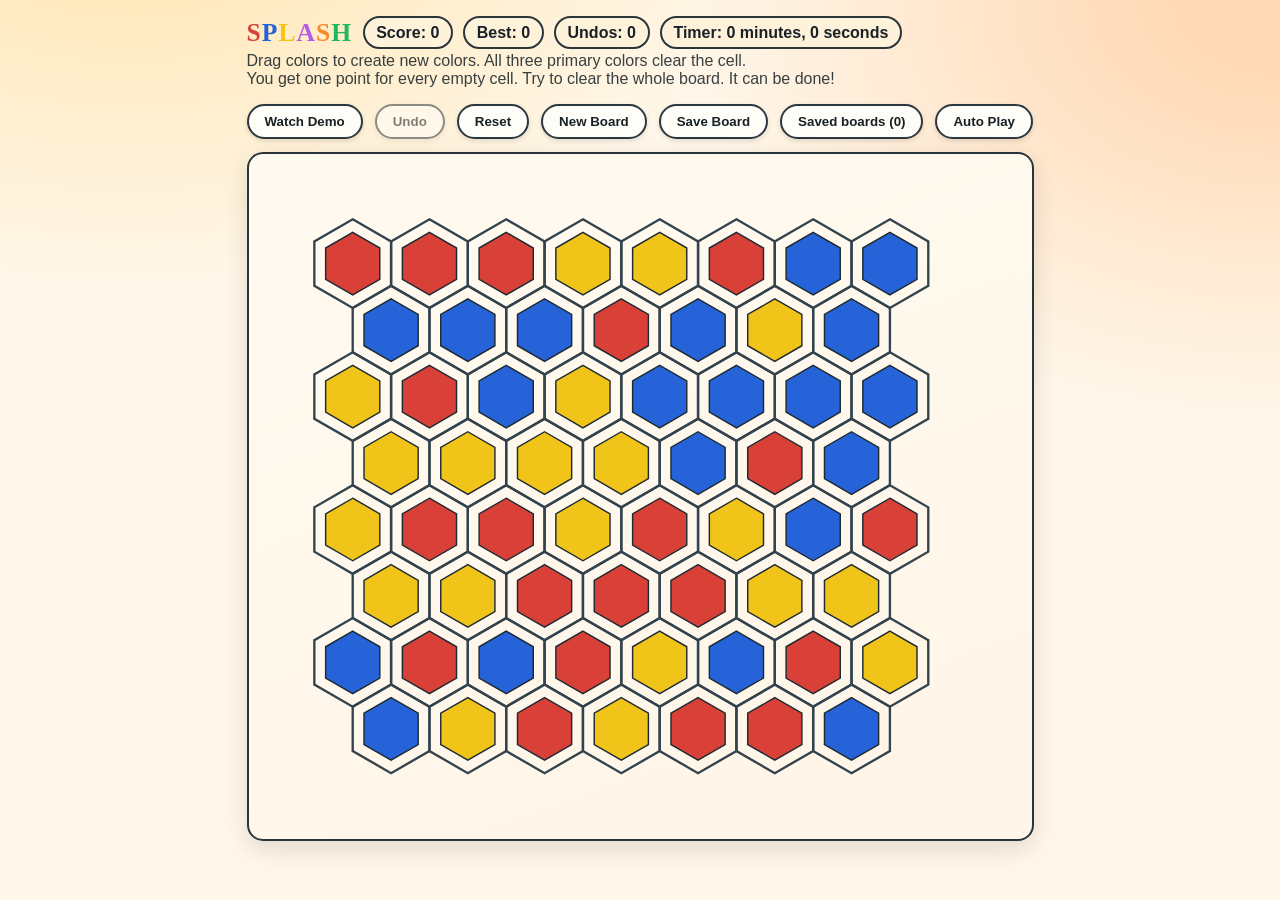
<file: index.html>
<!doctype html>
<html lang="en">
  <head>
    <meta charset="UTF-8" />
    <meta name="viewport" content="width=device-width, initial-scale=1.0" />
    <title>Splash</title>
    <link rel="stylesheet" href="styles.css?v=20261020-beam-v1" />
  </head>
  <body>
    <main class="app">
      <section id="landing-screen" class="screen landing-screen">
        <header class="topbar landing-topbar">
          <div class="title-block">
            <h1 class="splash-word" aria-label="SPLASH" style='font-family: "Comic Sans MS", "Comic Sans", cursive;'>
              <span class="splash-letter" style="color: #d94037;">S</span><span class="splash-letter" style="color: #2763d8;">P</span><span class="splash-letter" style="color: #f0c419;">L</span><span class="splash-letter" style="color: #b45be7;">A</span><span class="splash-letter" style="color: #f68b2d;">S</span><span class="splash-letter" style="color: #1fb85f;">H</span>
            </h1>
            <p class="subtitle">Drag colors to create new colors. All three primary colors clear the cell.<br />You get one point for every empty cell. Try to clear the whole board. It can be done!</p>
          </div>
          <div class="hero-actions landing-actions">
            <button id="landing-demo-btn" type="button">Watch Demo</button>
          </div>
        </header>

        <section class="board-wrap" aria-label="Colors board preview">
          <svg id="landing-board" role="img" aria-label="Hex board preview"></svg>
        </section>
      </section>

      <section id="instructions-screen" class="screen instructions-screen hidden">
        <div class="panel instructions-panel">
          <h2>How Colors Works</h2>
          <p>Move a tile from one blob onto a tile in a linked, mixable blob to score and transform the board.</p>
          <ul>
            <li>Primary colors are red, blue, and yellow.</li>
            <li>Mixing two different neighboring primary tiles creates a mixed color.</li>
            <li>White tiles add to the score and can never be landed on.</li>
            <li>Legal moves start in one blob and land on a tile in an edge-linked, mixable blob.</li>
          </ul>
          <div class="hero-actions">
            <button id="instructions-demo-btn" type="button">Watch Demo</button>
            <button id="instructions-exit-btn" type="button">Exit</button>
          </div>
        </div>
      </section>

      <section id="game-screen" class="screen game-screen hidden">
        <div class="game-shell">
          <header class="topbar">
            <div class="title-block">
              <div class="title-row">
                <h2 class="splash-word" aria-label="SPLASH" style='font-family: "Comic Sans MS", "Comic Sans", cursive;'>
                  <span class="splash-letter" style="color: #d94037;">S</span><span class="splash-letter" style="color: #2763d8;">P</span><span class="splash-letter" style="color: #f0c419;">L</span><span class="splash-letter" style="color: #b45be7;">A</span><span class="splash-letter" style="color: #f68b2d;">S</span><span class="splash-letter" style="color: #1fb85f;">H</span>
                </h2>
                <p class="demo-word" aria-label="DEMO" style='font-family: "Comic Sans MS", "Comic Sans", cursive;'>
                  <span class="splash-letter" style="color: #d94037;">D</span><span class="splash-letter" style="color: #2763d8;">E</span><span class="splash-letter" style="color: #f0c419;">M</span><span class="splash-letter" style="color: #b45be7;">O</span>
                </p>
                <p class="score-pill">Score: <span id="score-value">0</span></p>
                <p class="score-pill">Best: <span id="best-score-value">0</span></p>
                <p class="score-pill">Undos: <span id="undo-count-value">0</span></p>
                <p class="score-pill">Timer: <span id="board-timer-value">0 minutes, 0 seconds</span></p>
              </div>
              <p id="game-subtitle" class="subtitle">Drag colors to create new colors. All three primary colors clear the cell.<br />You get one point for every empty cell. Try to clear the whole board. It can be done!</p>
            </div>
            <div class="topbar-actions">
              <section
                id="move-error-modal"
                class="move-error hidden"
                role="dialog"
                aria-modal="false"
                aria-live="polite"
                aria-label="Move message"
              >
                <p id="move-error-text" class="move-error-text"></p>
                <div class="move-error-actions">
                  <button id="demo-back-btn" class="hidden" type="button">Back</button>
                  <button id="demo-exit-btn" class="hidden" type="button">Exit</button>
                  <button id="demo-show-btn" class="hidden" type="button">Show me</button>
                  <button id="move-error-ok-btn" type="button">OK</button>
                </div>
              </section>
            </div>
          </header>

          <section class="controls" aria-label="Game controls">
            <button id="play-demo-btn" type="button">Watch Demo</button>
            <button id="analysis-btn" class="hidden" type="button">Analysis</button>
            <button id="undo-btn" type="button">Undo</button>
            <button id="reset-btn" type="button">Reset</button>
            <button id="new-board-btn" type="button">New Board</button>
            <button id="save-board-btn" class="hidden" type="button">Save Board</button>
            <button id="saved-timeouts-btn" class="hidden" type="button">Saved boards</button>
            <button id="auto-play-btn" class="hidden" type="button">Auto Play</button>
            <button id="clear-board-btn" class="hidden" type="button">Clear Board</button>
            <p id="analysis-mix-feedback" class="analysis-mix-feedback hidden" role="status" aria-live="polite"></p>
          </section>
          <section id="auto-play-session" class="auto-play-session hidden" aria-label="Auto Play session">
            <p id="auto-play-status" role="status" aria-live="polite"></p>
            <div class="auto-play-stats">
              <span>Session: <span id="auto-play-elapsed">0 minutes, 0 seconds</span></span>
              <span>Current search: <span id="auto-play-search-elapsed">0.00 seconds</span></span>
              <span>Solved: <span id="auto-play-solved">0</span></span>
              <span title="Longest search computation time for a solved board in this Auto Play session; excludes animation and pauses.">Maximum solve time: <span id="auto-play-max-solve">—</span></span>
              <span>Proved unsolvable: <span id="auto-play-unsolvable">0</span></span>
              <span>Timed out: <span id="auto-play-unknown">0</span></span>
            </div>
          </section>
          <p id="no-moves-notice" class="no-moves-notice hidden" role="status" aria-live="polite">
            There are no legal moves left!
          </p>

          <div class="board-layout">
            <aside id="analysis-palette" class="analysis-palette hidden" aria-label="Analysis palette">
              <button class="analysis-swatch red" data-color="red" type="button" aria-label="Place red tile">
                <span class="analysis-swatch-count">0</span>
              </button>
              <button class="analysis-swatch blue" data-color="blue" type="button" aria-label="Place blue tile">
                <span class="analysis-swatch-count">0</span>
              </button>
              <button class="analysis-swatch yellow" data-color="yellow" type="button" aria-label="Place yellow tile">
                <span class="analysis-swatch-count">0</span>
              </button>
              <button class="analysis-swatch white" data-color="white" type="button" aria-label="Erase tile">
                <span class="analysis-swatch-count">0</span>
              </button>
            </aside>

            <section class="board-wrap" aria-label="Colors board">
              <p id="analysis-board-status" class="analysis-board-status hidden" aria-live="polite">
                <span id="analysis-connectivity-status">Disconnected</span>
                <span id="analysis-balance-status">Balanced</span>
              </p>
              <svg id="board" role="img" aria-label="Hex board"></svg>
            </section>

            <section id="analysis-graph-wrap" class="analysis-graph-wrap hidden" aria-label="Blob graph">
              <p id="analysis-cluster-count" class="analysis-cluster-count" aria-live="polite">Compact clusters: 0 · Linear clusters: 0</p>
              <svg id="analysis-graph" role="img" aria-label="Blob graph"></svg>
            </section>
          </div>
        </div>
      </section>
    </main>

    <dialog id="auto-play-options" aria-labelledby="auto-play-options-title">
      <h2 id="auto-play-options-title">Auto Play</h2>
      <p>Each board gets the selected limit of search computation (animation pauses excluded). Timed-out boards are counted, saved, and skipped; a timeout does not prove a board unsolvable.</p>
      <p><label for="auto-play-timeout">Timeout per board (minutes)</label> <input id="auto-play-timeout" type="number" min="0.01" step="any" value="5" required aria-describedby="auto-play-timeout-help"></p>
      <p id="auto-play-timeout-help">Default: 5 minutes. Enter a positive number; fractional minutes are allowed.</p>
      <fieldset>
        <legend>Display mode</legend>
        <p><label><input id="auto-play-animation" type="radio" name="auto-play-display" value="animate" checked> Animate moves</label></p>
        <p><label><input id="auto-play-no-display" type="radio" name="auto-play-display" value="none"> No display</label></p>
      </fieldset>
      <p>No display shows the original board being solved. The board display updates only when a new board starts.</p>
      <div class="saved-timeout-actions"><button id="auto-play-start" type="button">Start Auto Play</button></div>
      <form method="dialog"><button type="submit">Cancel</button></form>
    </dialog>
    <dialog id="saved-timeouts-dialog" aria-labelledby="saved-timeouts-title">
      <h2 id="saved-timeouts-title">Saved boards</h2>
      <p>Manually saved boards, proven-unsolvable boards, and previously timed-out boards are saved here. Use Save Board to save the currently displayed position. Select a board, then choose Play this board to try solving it yourself. Playing one stops Auto Play. Clear this board removes it from this list.</p>
      <p id="saved-timeouts-storage" role="status"></p>
      <p><button type="button" data-archive-action="open">Open board archive</button> <button type="button" data-archive-action="create">Save boards to new archive</button></p>
      <div id="saved-timeouts-list"></div>
      <div class="saved-timeout-actions">
        <button id="saved-timeout-play" type="button" disabled>Play this board</button>
        <button id="saved-timeout-clear" type="button" disabled>Clear selected boards</button>
      </div>
      <form method="dialog"><button type="submit">Close</button></form>
    </dialog>
    <script src="search.js?v=20261024-resource-beam-v2"></script>
    <script src="app.js?v=20261024-original-board-v1"></script>
  </body>
</html>
</file>
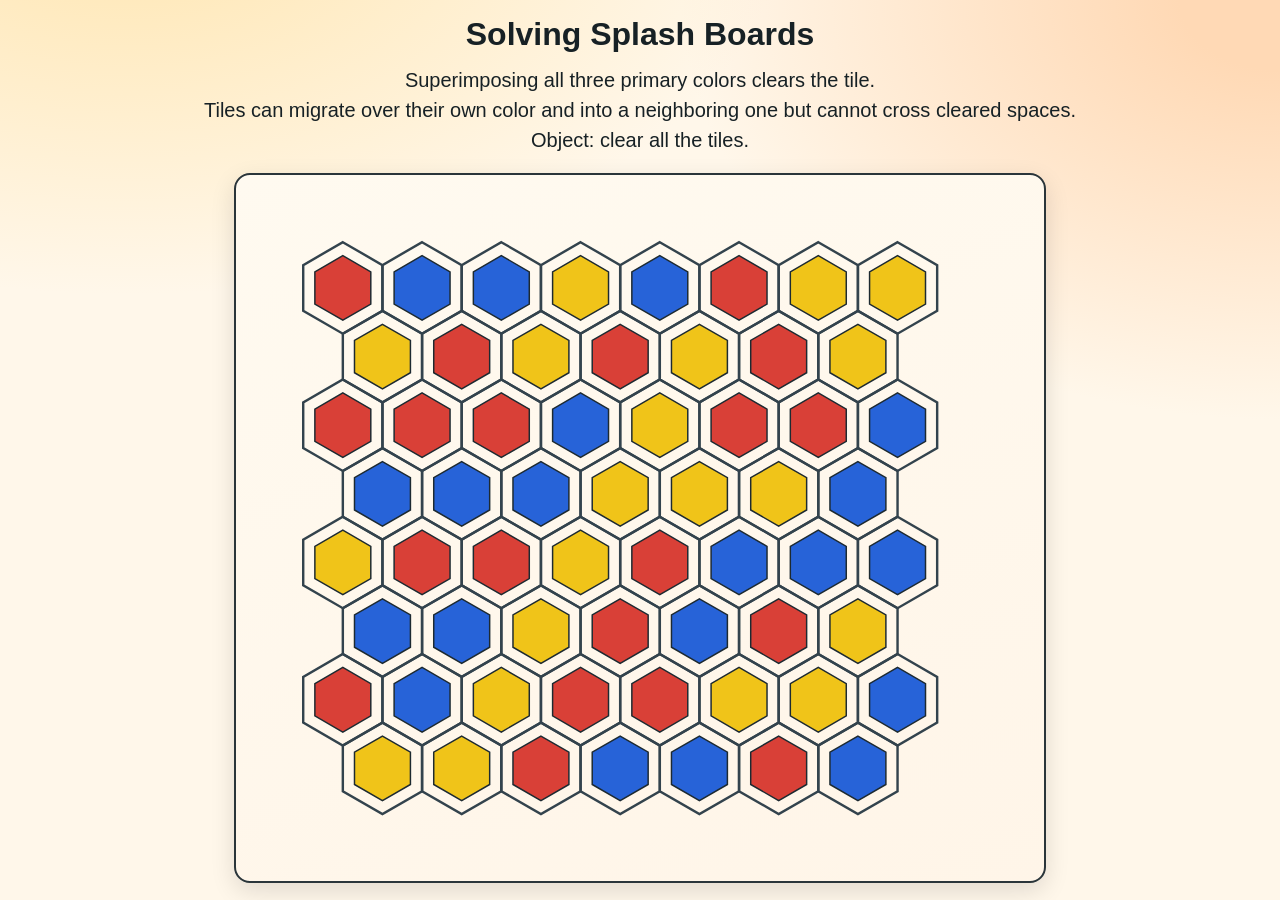
<file: Display/index.html>
<!doctype html>
<html lang="en">
  <head>
    <meta charset="UTF-8" />
    <meta name="viewport" content="width=device-width, initial-scale=1.0" />
    <title>Splash Display</title>
    <link rel="stylesheet" href="../styles.css?v=20261020-beam-v1" />
    <link rel="stylesheet" href="display.css?v=20261029-recorded-v1" />
  </head>
  <body class="display-page">
    <main class="app">
      <h1 class="display-title">Solving Splash Boards</h1>
      <p class="display-subtitle"><span>Superimposing all three primary colors clears the tile.</span> <span>Tiles can migrate over their own color and into a neighboring one but cannot cross cleared spaces.</span> <span>Object: clear all the tiles.</span></p>
      <section class="board-wrap" aria-label="Splash solution playback">
        <svg id="board" role="img" aria-label="Animated Splash board"></svg>
      </section>
      <p id="playback-error" role="alert" hidden></p>
    </main>
    <script src="recordings.js?v=20261029-recorded-v1"></script>
    <script src="display.js?v=20261029-recorded-v1"></script>
  </body>
</html>
</file>
<file: styles.css>
:root {
  --bg: #fff7ea;
  --ink: #172125;
  --card: #fffdf8;
  --line: #2b3840;
  --shadow: rgba(0, 0, 0, 0.12);
  --board-render-width: min(80vw, 690px, calc((100vh - 300px) * 1.14));
  --game-board-render-width: var(--board-render-width);
  --board-shell-width: calc(var(--game-board-render-width) + 1rem + 4px);

  --red: #d94037;
  --blue: #2763d8;
  --yellow: #f0c419;
  --purple: #b45be7;
  --green: #1fb85f;
  --orange: #f68b2d;
  --white: #ffffff;
}

* {
  box-sizing: border-box;
}

html,
body {
  margin: 0;
  min-height: 100%;
}

body {
  font-family: "Trebuchet MS", "Segoe UI", sans-serif;
  background:
    radial-gradient(1200px 700px at 10% -10%, #ffe9bb 10%, transparent 55%),
    radial-gradient(1000px 700px at 100% 0%, #ffd9b5 10%, transparent 60%),
    var(--bg);
  color: var(--ink);
}

.app {
  max-width: 1000px;
  margin: 0 auto;
  padding: 1rem 1rem 2rem;
}

.app:has(.game-screen.analysis-mode:not(.hidden)) {
  max-width: none;
}

.hidden {
  display: none !important;
}

.screen.hidden {
  display: none;
}

.panel {
  background: linear-gradient(160deg, #fffaf0, #fff5e8);
  border: 2px solid #2a353a;
  border-radius: 18px;
  padding: 1.1rem 1.1rem 1.2rem;
  box-shadow: 0 8px 24px var(--shadow);
}

.landing-screen h1,
.instructions-panel h2 {
  margin: 0;
  font-size: clamp(1.6rem, 2.2vw, 2.2rem);
  letter-spacing: 0.04em;
}

.hero-copy {
  margin: 0.55rem 0 0;
  max-width: 48ch;
  line-height: 1.45;
}

.instructions-panel p {
  margin: 0.6rem 0 0;
  line-height: 1.4;
}

.instructions-panel ul {
  margin: 0.6rem 0 0;
  padding-left: 1.1rem;
  line-height: 1.4;
}

.hero-actions {
  display: flex;
  flex-wrap: wrap;
  gap: 0.7rem;
  margin-top: 0.95rem;
}

.landing-screen {
  display: flex;
  flex-direction: column;
  gap: 0.85rem;
}

.landing-topbar {
  align-items: center;
}

.landing-actions {
  margin-top: 0;
  justify-content: flex-end;
}

.topbar {
  display: flex;
  align-items: flex-start;
  justify-content: space-between;
  gap: 1rem;
}

.game-screen {
  text-align: left;
}

.game-screen:not(.analysis-mode):not(.demo-mode) .topbar {
  display: block;
  position: relative;
}

.game-screen:not(.analysis-mode):not(.demo-mode) .topbar-actions {
  position: absolute;
  top: 0;
  right: 0;
}

.game-screen:not(.analysis-mode):not(.demo-mode) .title-block {
  width: var(--board-shell-width);
  max-width: 100%;
}

.game-shell {
  width: var(--board-shell-width);
  max-width: 100%;
  margin: 0 auto;
}

.title-block {
  min-width: 0;
  flex: 1 1 auto;
}

.title-row {
  display: flex;
  align-items: center;
  gap: 0.65rem;
  flex-wrap: wrap;
}

.title-block h2 {
  margin: 0;
  font-size: clamp(1.45rem, 2vw, 2rem);
  letter-spacing: 0.04em;
}

.title-block .splash-word {
  font-family: "Comic Sans MS", "Comic Sans", cursive;
  font-weight: 700;
  line-height: 1;
}

.title-block .splash-letter {
  display: inline-block;
}

.demo-word {
  display: none;
  margin: 0.08rem 0 0;
  font-size: clamp(1rem, 1.35vw, 1.32rem);
  font-weight: 700;
  line-height: 1;
  letter-spacing: 0.04em;
}

.game-screen.demo-mode .demo-word {
  display: block;
}

.title-block .splash-letter:nth-child(1) { color: var(--red); }
.title-block .splash-letter:nth-child(2) { color: var(--blue); }
.title-block .splash-letter:nth-child(3) { color: var(--yellow); }
.title-block .splash-letter:nth-child(4) { color: var(--purple); }
.title-block .splash-letter:nth-child(5) { color: var(--orange); }
.title-block .splash-letter:nth-child(6) { color: var(--green); }

.subtitle {
  margin: 0.2rem 0 0;
  opacity: 0.85;
}

.game-screen .subtitle {
  width: var(--board-shell-width);
  max-width: 100%;
}

.score-pill {
  margin: 0;
  width: fit-content;
  padding: 0.35rem 0.72rem;
  border: 2px solid #2a353a;
  border-radius: 999px;
  background: #fff2db;
  font-weight: 700;
}

.topbar-actions {
  flex: 0 1 430px;
  display: flex;
  flex-direction: column;
  align-items: flex-end;
  gap: 0.5rem;
  max-width: 430px;
}

.game-screen.analysis-mode .topbar {
  align-items: stretch;
}

.game-screen.analysis-mode {
  --board-render-width: min(760px, calc((100vh - 190px) * 1.14));
}

.game-screen.analysis-mode .game-shell {
  width: min(calc(100vw - 2rem), calc(var(--board-shell-width) * 2 + 94px));
  max-width: none;
}

.game-screen.analysis-mode .board-layout {
  display: grid;
  grid-template-columns: auto var(--board-shell-width) var(--board-shell-width);
  align-items: start;
  justify-content: space-between;
  gap: 0.35rem;
  width: 100%;
}

.game-screen.analysis-mode #analysis-graph {
  width: 100%;
  max-width: 100%;
}

.game-screen.analysis-mode .analysis-graph-wrap {
  width: var(--board-shell-width);
}

.game-screen.analysis-mode .topbar-actions {
  display: none;
}

.game-screen.analysis-mode .title-block {
  flex: 1 1 100%;
}

.game-screen.analysis-mode .subtitle {
  max-width: none;
}

.game-screen.analysis-mode .score-pill {
  display: none;
}

.move-error {
  border: 2px solid #9f2d28;
  border-radius: 12px;
  background: #fff2ee;
  padding: 0.6rem 0.75rem;
  box-shadow: 0 3px 10px var(--shadow);
  width: min(430px, 100%);
}

.move-error.hidden {
  display: none;
}

.move-error-text {
  margin: 0 0 0.45rem;
  font-size: 0.94rem;
  line-height: 1.35;
}

.move-error-actions {
  display: grid;
  grid-template-columns: 1fr auto auto 1fr;
  align-items: center;
  gap: 0.55rem;
  width: 100%;
}

#demo-back-btn {
  justify-self: start;
}

#demo-exit-btn {
  justify-self: center;
  grid-column: 2;
}

#demo-show-btn {
  justify-self: center;
  grid-column: 3;
  transform: translateX(15px);
}

#move-error-ok-btn {
  justify-self: end;
  grid-column: 4;
}

.move-error button {
  border-color: #7d2622;
  padding: 0.35rem 0.9rem;
}


.controls {
  display: flex;
  gap: 0.75rem;
  margin: 1rem 0 0.8rem;
  flex-wrap: wrap;
}

.controls #analysis-btn.active {
  background: #ffe2b6;
}

.analysis-mix-feedback {
  margin: 0;
  align-self: center;
  color: #8d2a22;
  font-size: 0.95rem;
  font-weight: 700;
  line-height: 1.25;
}

.no-moves-notice {
  margin: 0.1rem 0 0.75rem;
  color: #c32020;
  font-size: 20px;
  font-weight: 700;
  line-height: 1.2;
  text-align: center;
}

.board-layout {
  display: flex;
  align-items: flex-start;
  justify-content: center;
  gap: 0.65rem;
}

.analysis-palette {
  display: flex;
  flex-direction: column;
  gap: 0.55rem;
  padding-top: 0.45rem;
}

.analysis-graph-wrap {
  background: linear-gradient(160deg, #fffaf0, #fff5e8);
  border: 2px solid #2a353a;
  border-radius: 16px;
  padding: 0.4rem;
  box-shadow: 0 8px 24px var(--shadow);
  overflow: hidden;
  display: flex;
  flex-direction: column;
}

.analysis-cluster-count {
  flex: 0 0 auto;
  margin: 0.15rem 0 0.35rem;
  color: var(--ink);
  font-size: 1rem;
  font-weight: 800;
  line-height: 1.2;
  text-align: center;
}

#analysis-graph {
  flex: 1 1 auto;
  min-height: 0;
}

#analysis-graph {
  display: block;
  width: 100%;
  max-width: 100%;
  height: 100%;
  overflow: hidden;
}

.analysis-swatch {
  width: 58px;
  height: 58px;
  display: flex;
  align-items: center;
  justify-content: center;
  border-radius: 0;
  border: 2px solid #1d2a31;
  box-shadow: 0 2px 5px var(--shadow);
  clip-path: polygon(50% 0%, 93% 25%, 93% 75%, 50% 100%, 7% 75%, 7% 25%);
  padding: 0;
}

.analysis-swatch-count {
  color: #ffffff;
  font-size: 24px;
  font-weight: 700;
  line-height: 1;
  text-shadow:
    0 0 1px #0f1a20,
    0 1px 0 #0f1a20;
  pointer-events: none;
  user-select: none;
}

.analysis-swatch.red {
  background: var(--red);
}

.analysis-swatch.blue {
  background: var(--blue);
}

.analysis-swatch.yellow {
  background: var(--yellow);
}

.analysis-swatch.white {
  background: var(--white);
}

.analysis-swatch.white .analysis-swatch-count {
  color: var(--ink);
  text-shadow: none;
}

.analysis-swatch.selected {
  border-color: #ffffff;
  box-shadow:
    0 0 0 2px #152128,
    0 2px 5px var(--shadow);
}

.analysis-swatch.limit-reached,
.analysis-swatch:disabled {
  opacity: 0.65;
  cursor: not-allowed;
}

.graph-edge {
  stroke: #25363f;
  stroke-width: 2.4;
  opacity: 0.95;
}

.graph-edge-label {
  font-size: 15px;
  font-weight: 800;
  stroke: #fffdf8;
  stroke-width: 3px;
  paint-order: stroke fill;
  text-anchor: middle;
  dominant-baseline: central;
  pointer-events: none;
}

.graph-node .node-circle {
  stroke: #152128;
  stroke-width: 2;
  cursor: grab;
}

.graph-node.selected .node-circle {
  stroke: #111;
  stroke-width: 4;
  animation: selection-border-blink 0.333s steps(1, end) 1;
}

.graph-node .node-label {
  font-size: 24px;
  font-weight: 700;
  fill: #ffffff;
  stroke: #0f1a20;
  stroke-width: 0.85;
  paint-order: stroke fill;
  text-anchor: middle;
  dominant-baseline: central;
  pointer-events: none;
}

button {
  border: 2px solid var(--line);
  border-radius: 999px;
  background: var(--card);
  color: var(--ink);
  padding: 0.5rem 1rem;
  font-weight: 700;
  cursor: pointer;
  box-shadow: 0 2px 5px var(--shadow);
}

button:hover {
  transform: translateY(-1px);
}

button:disabled {
  cursor: default;
  opacity: 0.55;
}

button:disabled:hover {
  transform: none;
}

button:focus-visible {
  outline: 3px solid #68a0ff;
  outline-offset: 2px;
}

.board-wrap {
  background: linear-gradient(160deg, #fffaf0, #fff5e8);
  border: 2px solid #2a353a;
  border-radius: 16px;
  padding: 0.5rem;
  box-shadow: 0 8px 24px var(--shadow);
  width: fit-content;
  max-width: 100%;
  margin: 0 auto;
}

.game-shell .board-wrap {
  width: 100%;
}

.board-layout .board-wrap {
  width: fit-content;
}

.game-screen:not(.analysis-mode) .board-layout .board-wrap {
  width: var(--board-shell-width);
  max-width: 100%;
}

.analysis-board-status {
  position: relative;
  top: 50px;
  display: flex;
  justify-content: center;
  gap: 1.25rem;
  margin: 0 0 0.35rem;
  font-size: 24px;
  line-height: 1.2;
  text-align: center;
}

#board,
#landing-board {
  display: block;
  width: var(--board-render-width);
  max-width: 100%;
  margin: 0 auto;
  user-select: none;
}

#board {
  width: var(--game-board-render-width);
  touch-action: none;
}

.game-screen.analysis-mode.analysis-cursor-active .board-wrap,
.game-screen.analysis-mode.analysis-cursor-active #board,
.game-screen.analysis-mode.analysis-cursor-active #board .tile-group .inner {
  cursor: var(--analysis-cursor) !important;
}

.outer {
  fill: none;
  stroke: #33434d;
  stroke-width: 1.8;
  pointer-events: none;
}

.tile-group .inner {
  stroke: #1d2a31;
  stroke-width: 1.1;
}

.game-screen.analysis-mode .tile-group.selected-blob .inner {
  stroke: #111;
  stroke-width: 3;
  animation: selection-border-blink 0.333s steps(1, end) 1;
}

@keyframes selection-border-blink {
  0%,
  49.999% {
    stroke: #ffffff;
  }
  50%,
  100% {
    stroke: #111;
  }
}

.tile-group.draggable .inner {
  cursor: grab;
}

.tile-group.dragging-source .inner {
  fill: var(--white);
}

#drag-layer .drag-inner,
#demo-layer .drag-inner {
  stroke: #111;
  stroke-width: 1;
  opacity: 0.9;
}

#preview-layer .overlap-preview {
  stroke: none;
  opacity: 0.8;
}

.game-screen.demo-mode .topbar-actions {
  flex-basis: 450px;
  max-width: 450px;
}

.game-screen.demo-mode .move-error {
  width: min(450px, 100%);
}

.game-screen.demo-mode .controls,
.game-screen.demo-mode .subtitle,
.game-screen.demo-mode .score-pill,
.game-screen.demo-mode .analysis-palette,
.game-screen.demo-mode .analysis-graph-wrap {
  display: none;
}

.game-screen.analysis-mode #play-demo-btn {
  display: none;
}

@media (max-width: 720px) {
  :root {
    --board-render-width: min(92vw, calc((100vh - 360px) * 1.14));
  }

  .topbar {
    flex-direction: column;
  }

  .game-screen.analysis-mode {
    --board-render-width: min(95vw, calc((100vh - 250px) * 1.14));
  }

  .game-shell {
    width: 100%;
  }

  .board-layout {
    flex-direction: column;
    align-items: center;
  }

  .analysis-palette {
    flex-direction: row;
    padding-top: 0;
  }

  #analysis-graph {
    width: 100%;
    max-width: 100%;
  }

  .topbar-actions,
  .move-error {
    width: 100%;
  }

  button {
    padding: 0.45rem 0.9rem;
  }
}

/* Regular-play Auto Play session; counters deliberately stay in memory only. */
.auto-play-session { margin: 0 0 12px; padding: 10px 14px; border: 1px solid #cbd5e1; border-radius: 10px; background: #f8fafc; color: #172033; }
#auto-play-status { margin: 0 0 6px; font-weight: 700; }
.auto-play-stats { display: flex; flex-wrap: wrap; gap: 6px 22px; font-variant-numeric: tabular-nums; }

#saved-timeouts-dialog, #auto-play-options { max-width: min(640px, 90vw); max-height: 80vh; overflow: auto; padding: 24px; border: 2px solid var(--line); border-radius: 12px; color: var(--ink); background: var(--card); }
#saved-timeouts-dialog::backdrop, #auto-play-options::backdrop { background: rgba(0,0,0,.4); }
.saved-timeout-row { user-select: none; display: flex; align-items: center; gap: 12px; margin: 12px 0; padding: 8px; cursor: pointer; }

.saved-timeout-row:has(input:checked) { background: var(--bg); outline: 2px solid var(--line); border-radius: 6px; }
.saved-timeout-actions { display: flex; flex-wrap: wrap; gap: 12px; margin: 16px 0; }

.tile-group.search-selected .inner { stroke: #111; stroke-width: 6px; }

/* Keep search/result text and growing counters from moving the board. */
.auto-play-no-display #auto-play-status {
  white-space: nowrap;
  overflow: hidden;
  text-overflow: ellipsis;
  line-height: 1.4;
  min-height: 1.4em;
}
.auto-play-no-display .auto-play-stats {
  display: grid;
  grid-template-columns: repeat(2, minmax(0, 1fr));
}
.auto-play-no-display .auto-play-stats > span {
  white-space: nowrap;
  overflow: hidden;
  text-overflow: ellipsis;
}
</file>
<file: Display/display.css>
/* Keep the original display headings; the only other content is the board. */
.display-page .app { max-width: none; padding: 16px 12px 12px; }
.display-title { margin: 0 0 12px; font-size: clamp(1.5rem, 4vw, 2rem); text-align: center; }
.display-subtitle { margin: 0 0 18px; text-align: center; font-size: 1.25rem; line-height: 1.5; }
.display-subtitle > span { display: block; max-width: 100%; }
.display-page #board { width: var(--display-board-width, 780px); max-width: 100%; height: auto; }
.display-page .board-wrap { pointer-events: none; }
.display-page .recorded-tile, .display-page .moving-tile { stroke: #1d2a31; stroke-width: 1.1; }
#playback-error { text-align: center; }
</file>
